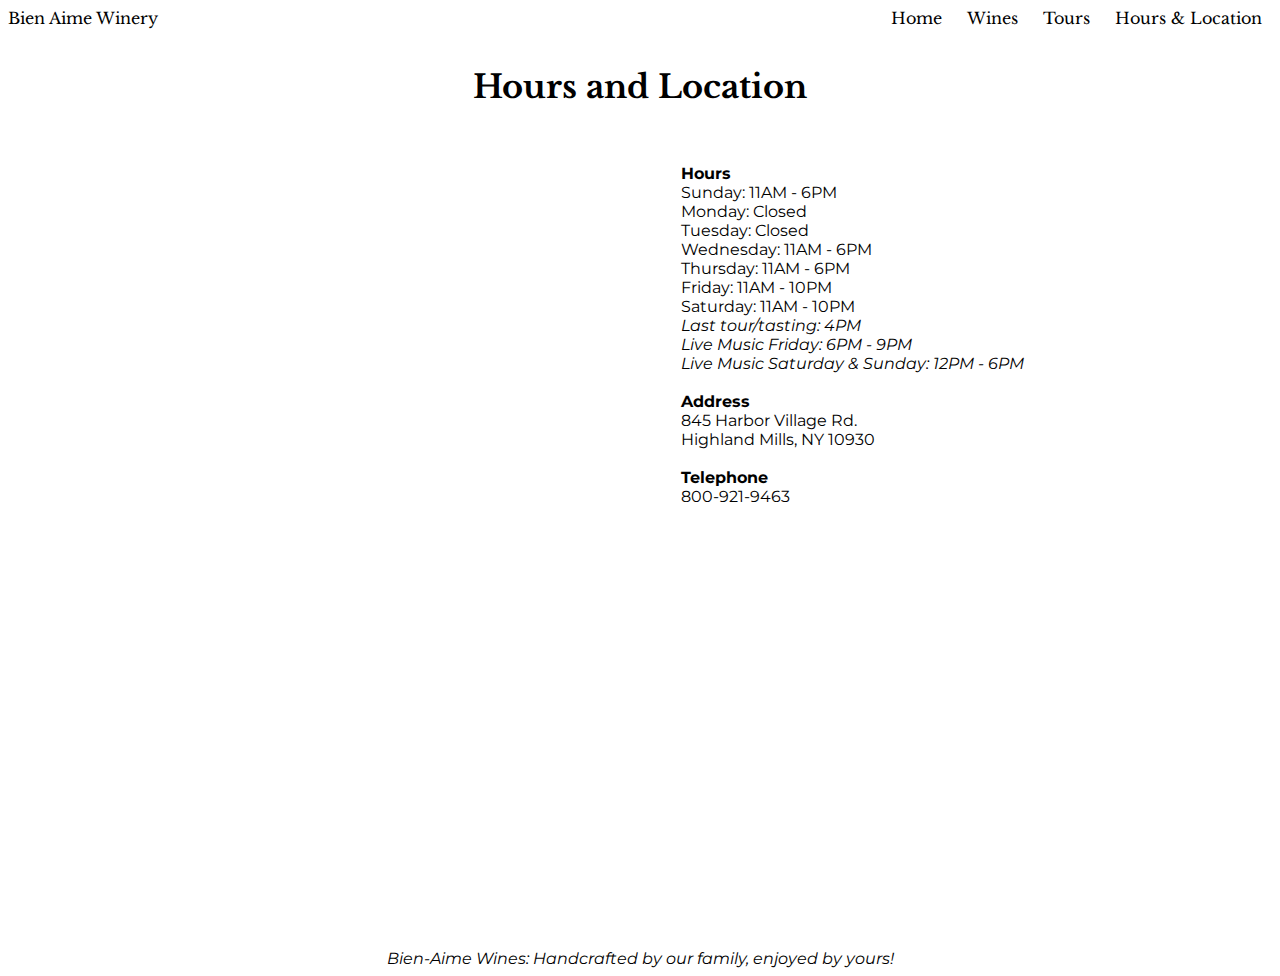
<file: hours.html>
<html>

<head>
  <title>Our Winery</title>
  <link rel="stylesheet" href="style.css">
</head>

<body>
  <nav>
    Bien Aime Winery
    <ul>
      <li><a href="index.html">Home</a></li>
      <li><a href="wines.html">Wines</a></li>
      <li><a href="tours.html">Tours</a></li>
       <li><a href="hours.html">Hours & Location</a></li>
    </ul>
  </nav>
  <br>
  <div class="container">
  <h1>Hours and Location</h1>
  <div class="parent">
  <p>
    <div class="hours">
     <strong> Hours </strong><br>
    Sunday: 11AM - 6PM<br>
      Monday: Closed <br>
      Tuesday: Closed<br>
      Wednesday: 11AM - 6PM<br>
      Thursday: 11AM - 6PM<br>
      Friday: 11AM - 10PM<br>
      Saturday: 11AM - 10PM<br>
<em>Last tour/tasting: 4PM<br>
Live Music Friday: 6PM - 9PM<br>
Live Music Saturday & Sunday: 12PM - 6PM</em><br><br>
   <strong>Address</strong> <br>
845 Harbor Village Rd.<br>
Highland Mills, NY 10930 <br><br>
  <strong>Telephone</strong> <br>
800-921-9463<br>

    </div>
    
    <div class="map"> 
<iframe src="https://www.google.com/maps/embed?pb=!1m18!1m12!1m3!1d6041.049604805993!2d-73.67691336782798!3d40.79446004050501!2m3!1f0!2f0!3f0!3m2!1i1024!2i768!4f13.1!3m3!1m2!1s0x89c2888c09eb83ef%3A0xb5a5bbaf5803581b!2sVillage+Rd%2C+Manhasset%2C+NY+11030!5e0!3m2!1sen!2sus!4v1499987760241" width="900" height="400" frameborder="0" style="border:0" allowfullscreen></iframe>
    </div>
    </div>
  
<Br>
</div>
<footer><em>
Bien-Aime Wines: Handcrafted by our family, enjoyed by yours!
</em>
</footer>
</body>

</html>
</file>
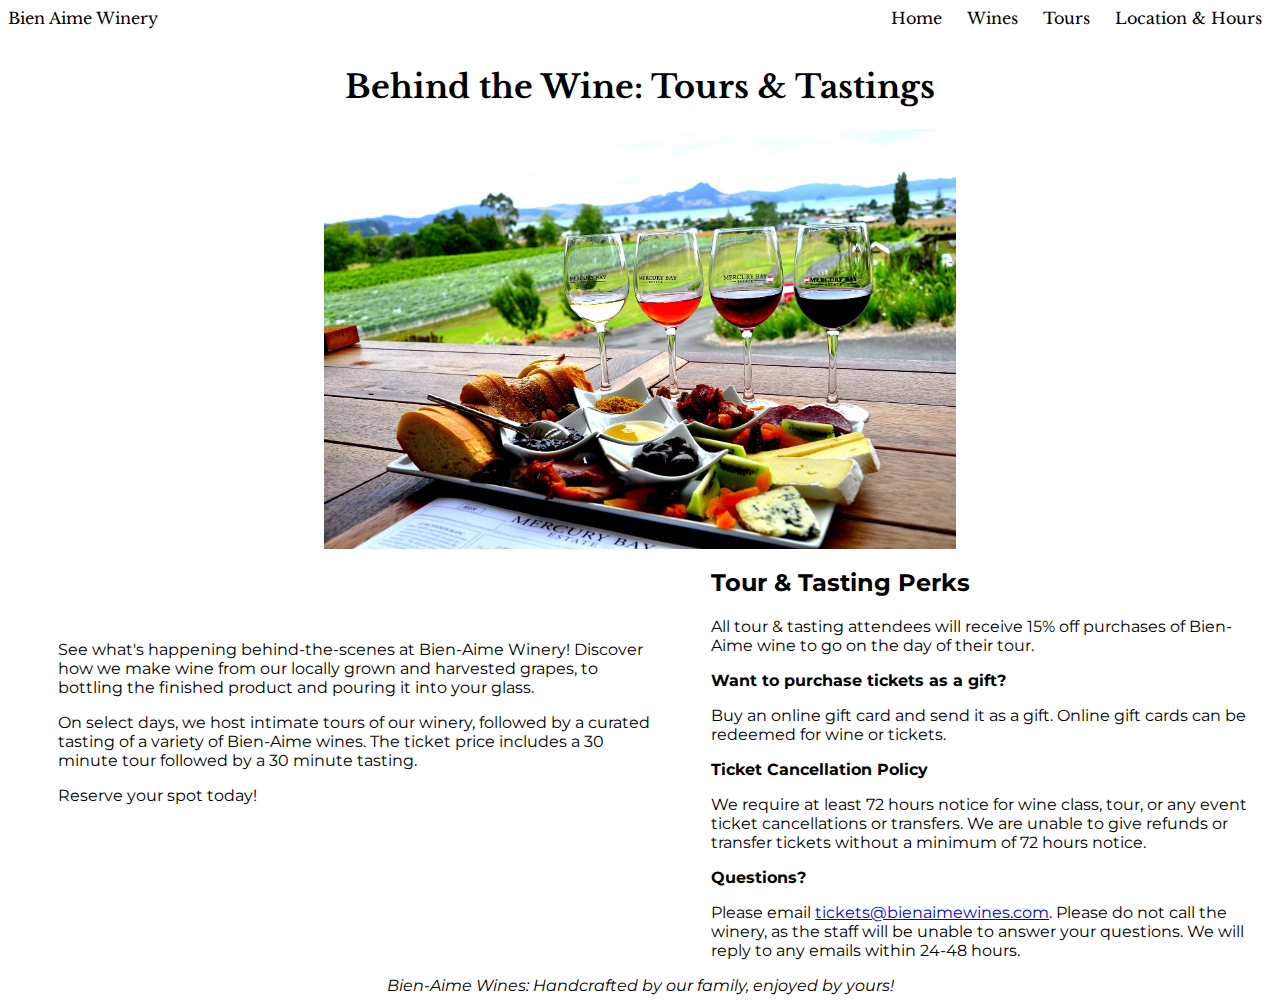
<file: tours.html>
<html>

<head>
  <title>Our Winery</title>
  <link rel="stylesheet" href="style.css">
</head>

<body>
  <nav>
    Bien Aime Winery
    <ul>
      <li><a href="index.html">Home</a></li>
      <li><a href="wines.html">Wines</a></li>
      <li><a href="tours.html">Tours</a></li>
       <li><a href="hours.html">Location & Hours</a></li>
    </ul>
  </nav>
  <br>
  
  <div class="container">  
  <h1>Behind the Wine: Tours & Tastings </h1>

<div class="wineandcheese">  
  <img src="images/wineimages/wineandcheese.jpg">
  </div>

<div class="tour">
  <div class="description">
<p>See what's happening behind-the-scenes at Bien-Aime Winery! Discover
how we make wine from our locally grown and harvested grapes, to 
bottling the finished product and pouring it into your glass.</p>
<p>On select days, we host intimate tours of our winery, followed by a 
curated tasting of a variety of Bien-Aime wines. The ticket price 
includes a 30 minute tour followed by a 30 minute tasting.</p>
<p>Reserve your spot today!</p>
</div>

<div class="tasting">
<h2>Tour & Tasting Perks</h2>

<p>All tour & tasting attendees will receive 15% off purchases of Bien-Aime wine to go on the day of their tour.</p>

<strong>Want to purchase tickets as a gift?</strong>
<p>Buy an online gift card and send it as a gift. Online gift cards can be redeemed for wine or tickets.</p>


<p><strong>Ticket Cancellation Policy</strong></p>
<p>We require at least 72 hours notice for wine class, tour, or any event ticket cancellations or transfers. We are unable to give refunds or transfer tickets without a minimum of 72 hours notice.</p>


<p><strong>Questions?</strong></p>
<p>Please email 
<a href="mailto:tickets@bienaimewines.com">tickets@bienaimewines.com</a>. Please do not call the winery, as the staff will be unable to answer your questions. We will reply to any emails within 24-48 hours.</p>
</div>
</div>
</div>
<footer><em>
Bien-Aime Wines: Handcrafted by our family, enjoyed by yours!
</em>
</footer>
</body>

</html>
</file>
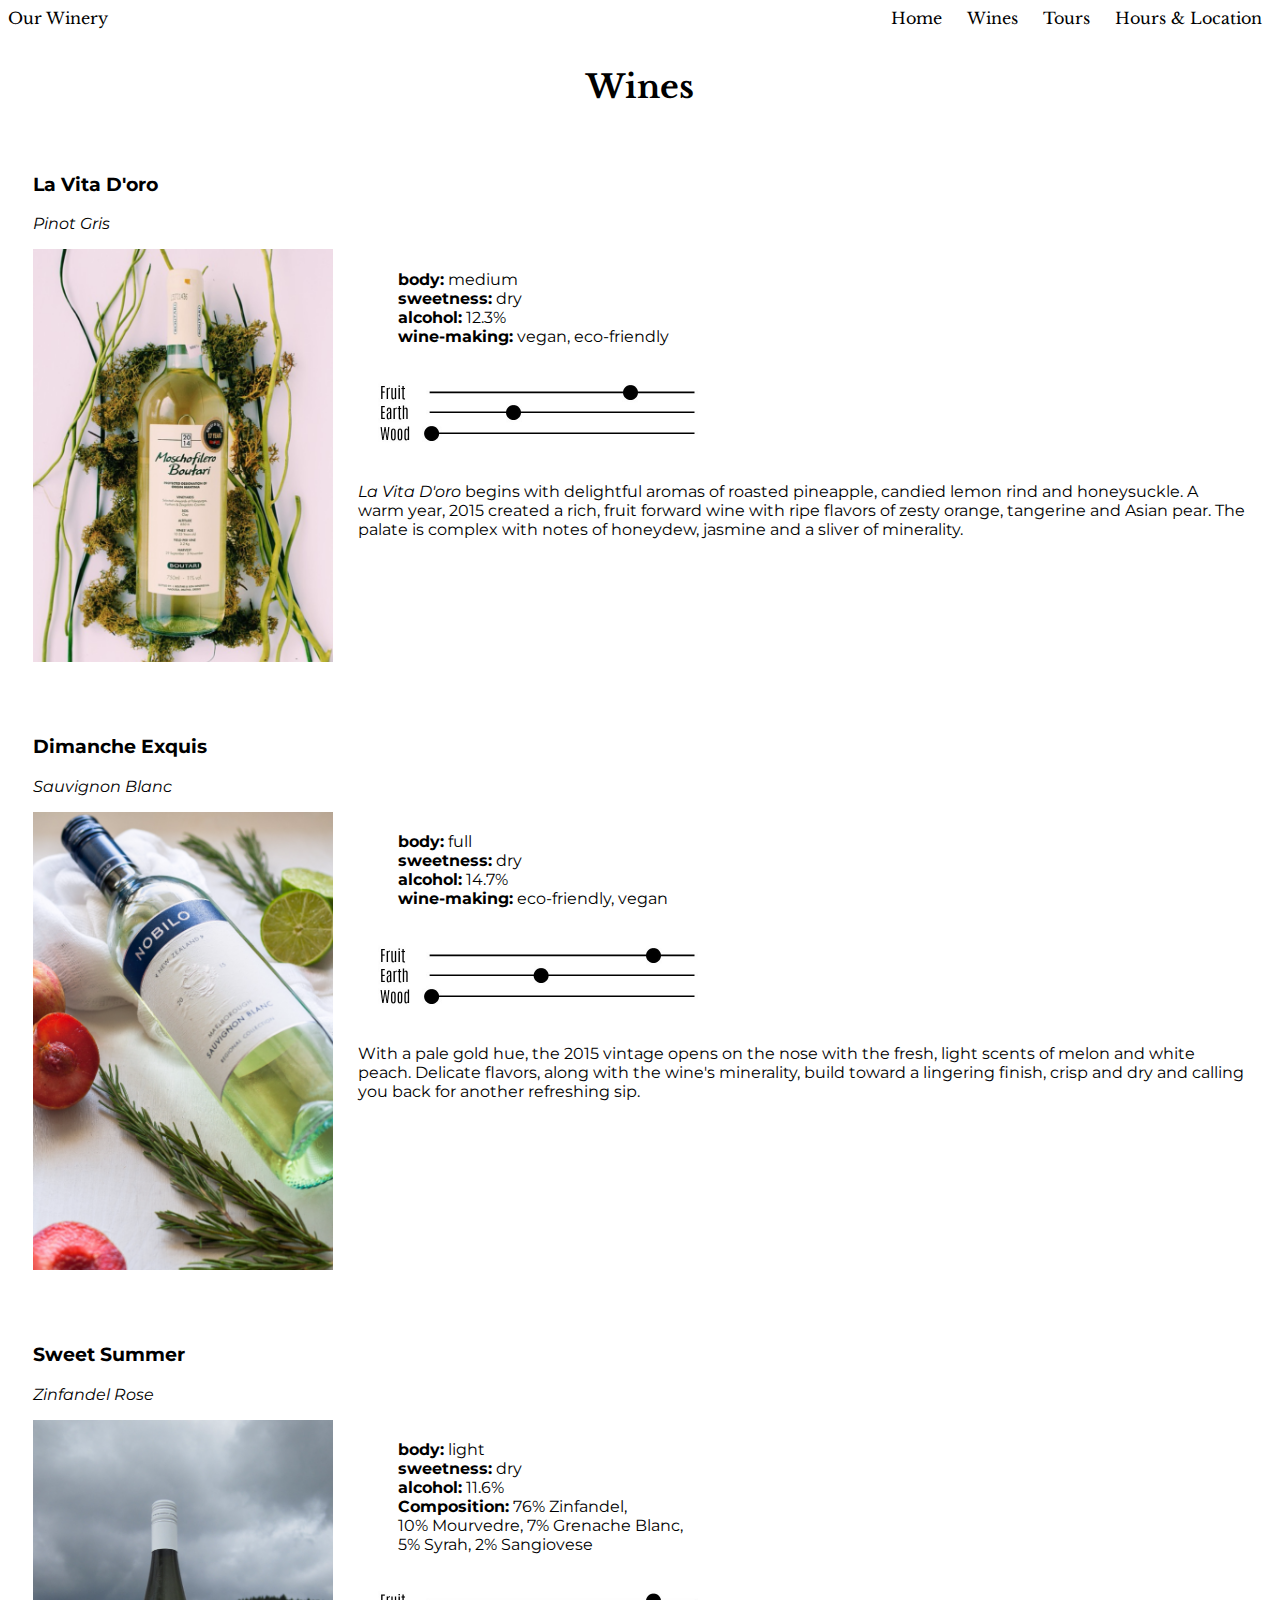
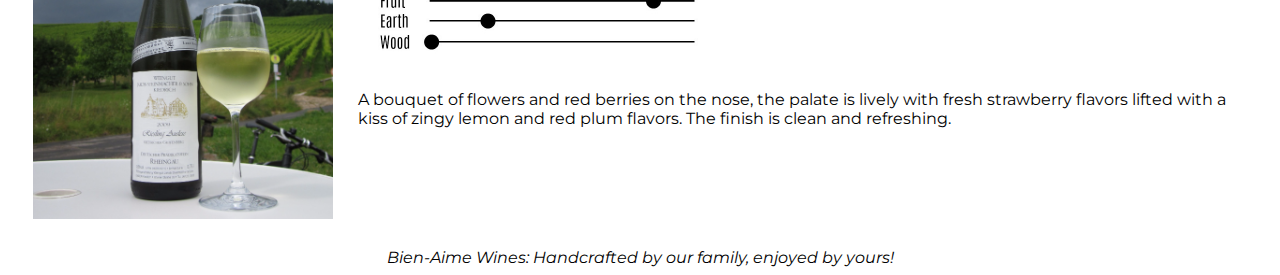
<file: wines.html>
<!DOCTYPE html>
<html>

  <head>
    <title>    Bien Aime Winery</title>
    <link rel="stylesheet" href="style.css">
  </head>

  <body>
    <nav>
      Our Winery
      <ul>
        <li><a href="index.html">Home</a></li>
        <li><a href="wines.html">Wines</a></li>
        <li><a href="tours.html">Tours</a></li>
        <li><a href="hours.html">Hours & Location</a></li>
      </ul>
    </nav>
    <br>
    <h1>Wines </h1>

    <div class="type">  
      <div class="wines">
        <h3>La Vita D'oro</h3>
        <p><em>Pinot Gris</em></p>

        <img src="images/wineimages/wine1.jpg">
      </div>


      <div class="profile">
        <ul>
          <li><strong>body:</strong> medium</li>
          <li><strong>sweetness:</strong> dry</li>
          <li><strong>alcohol:</strong> 12.3%</li>
          <li><strong>wine-making:</strong> vegan, eco-friendly</li>
        </ul>

      <div class="slider">
        <img src="images/wineimages/prof_pinot.jpg">
      </div>

      <div class="describe">
        <p><em>La Vita D'oro</em> begins with delightful aromas of roasted pineapple, candied lemon 
          rind and honeysuckle. A warm year, 2015 created a rich, fruit forward
          wine with ripe flavors of zesty orange, tangerine and Asian pear. The
          palate is complex with notes of honeydew, jasmine and a sliver of 
          minerality.
        </p>
      </div>
      </div>
    </div>


    <div class="type">
      <div class="wines"> 
        <h3>Dimanche Exquis</h3>
        <p><em>Sauvignon Blanc</em></p>

        <img src="images/wineimages/wine2.jpg">
      </div>


      <div class="profile">
        <ul>
          <li><strong>body:</strong> full</li>
          <li><strong>sweetness:</strong> dry</li>
          <li><strong>alcohol:</strong> 14.7%</li>
          <li><strong>wine-making:</strong> eco-friendly, vegan</li>
        </ul>
      

      <div class="slider">
        <img src="images/wineimages/prof_sauv.jpg">
      </div>

      <div class="describe">
        <p>With a pale gold hue, the 2015 vintage opens on the nose with
          the fresh, light scents of melon and white peach.
          Delicate flavors, along with the wine's minerality, build
          toward a lingering finish, crisp and dry and calling you back
          for another refreshing sip.</p>
      </div>
      </div>
    </div>

    <div class="type">
      <div class="wines">
        <h3>Sweet Summer </h3>
        <p><em>Zinfandel Rose</em></p>

        <img src="images/wineimages/wine3.jpg">
      </div>

      <div class="profile">
        <ul>
          <li><strong>body:</strong> light</li>
          <li><strong>sweetness:</strong> dry</li>
          <li><strong>alcohol:</strong> 11.6%</li>
          <li><strong>Composition:</strong> 76% Zinfandel, <br>10% Mourvedre, 7% Grenache
            Blanc,<br>5% Syrah, 2% Sangiovese</li>
        </ul>
      

      <div class="slider">
        <img src="images/wineimages/prof_rose.jpg">
      </div>

      <div class="describe">
        <p>A bouquet of flowers and red berries on the nose, the palate is
          lively with fresh strawberry flavors lifted with a kiss of zingy 
          lemon and red plum flavors. The finish is clean and refreshing.</p>
      </div>
      </div>
    </div>
    <footer><em>
      Bien-Aime Wines: Handcrafted by our family, enjoyed by yours!
      </em>
    </footer>
  </body>
</html>
</file>
<file: style.css>
@import url('https://fonts.googleapis.com/css?family=Libre+Baskerville|Montserrat');

.container {
  margin:auto;
  max-width: 1500px;
}

h1 {
  text-align: center;
  font-family: 'Libre Baskerville';
}

nav {
  display: flex;
  flex-direction: row;
  justify-content: space-between;
  flex-wrap: wrap;
  margin: auto;
  max-width: 1400px;
  font-family: 'Libre Baskerville';
}

nav li {
  display: inline-block;
  list-style: none;
  padding: 0 10px;
}

nav li:hover {
  background-color: grey;
}

nav a {
  text-decoration: none;
  color:black;
}

ul {
  text-align: right;

}

nav ul {
  display: inline-block;
  list-style-type: none;
  margin: 0;
  padding: 0;
  overflow: hidden;
  vertical-align: bottom;
}

.grapes {text-align:center;}

.grapes img { 
  width: 1000px;
  height: 450px;
}

.wineandcheese {text-align:center;}

.wineandcheese img { 
  width: 50%
}

.parent {
  max-width: 2000px;
  display: flex;
  flex-direction: row;
  text-align:center;

  flex-wrap: wrap;
  justify-content: space-around;
}

.hours {
  display: inline-block;
  padding: 35px 25px 25px 25px;
  width: 350px;
  text-align: left;
  font-family: 'Montserrat';

}

.map img {
  display: inline-block;
  width: 900px;
  height:400px;
}


footer {
  text-align:center;
  font-family: 'Montserrat';
}

.type {
  display: flex;
  flex-direction: row;
  text-align:left;
  padding:25px;
  font-family:'Montserrat';
}

.wines{
  display: inline-block;

}


.wines img {
  width: 300px;
}



.tour {
  max-width: 1500px;
  font-family:'Montserrat';
  display: flex;
  flex-direction: row;
  justify-content: space-around;
}

.description {
  max-width:750px;
  display:inline-block;
  padding-top:75px;
  padding-left:50px;
  padding-right:50px;

}

.tasting {
  display:inline-block;
}

.top {
  background-color:green;
  max-width:1000px;
  display: flex;
  flex-direction: row;
  text-align:center;
  flex-wrap: wrap;
  justify-content: space-around;
}

.profile {
  padding-left: 25px;
  padding-top: 100px;
}


.profile ul {
  list-style: none;
  text-align: left;

}

.slider {
  display: inline-block;
}

.slider img {
  width: 50%;
}

.describe {
}
</file>
